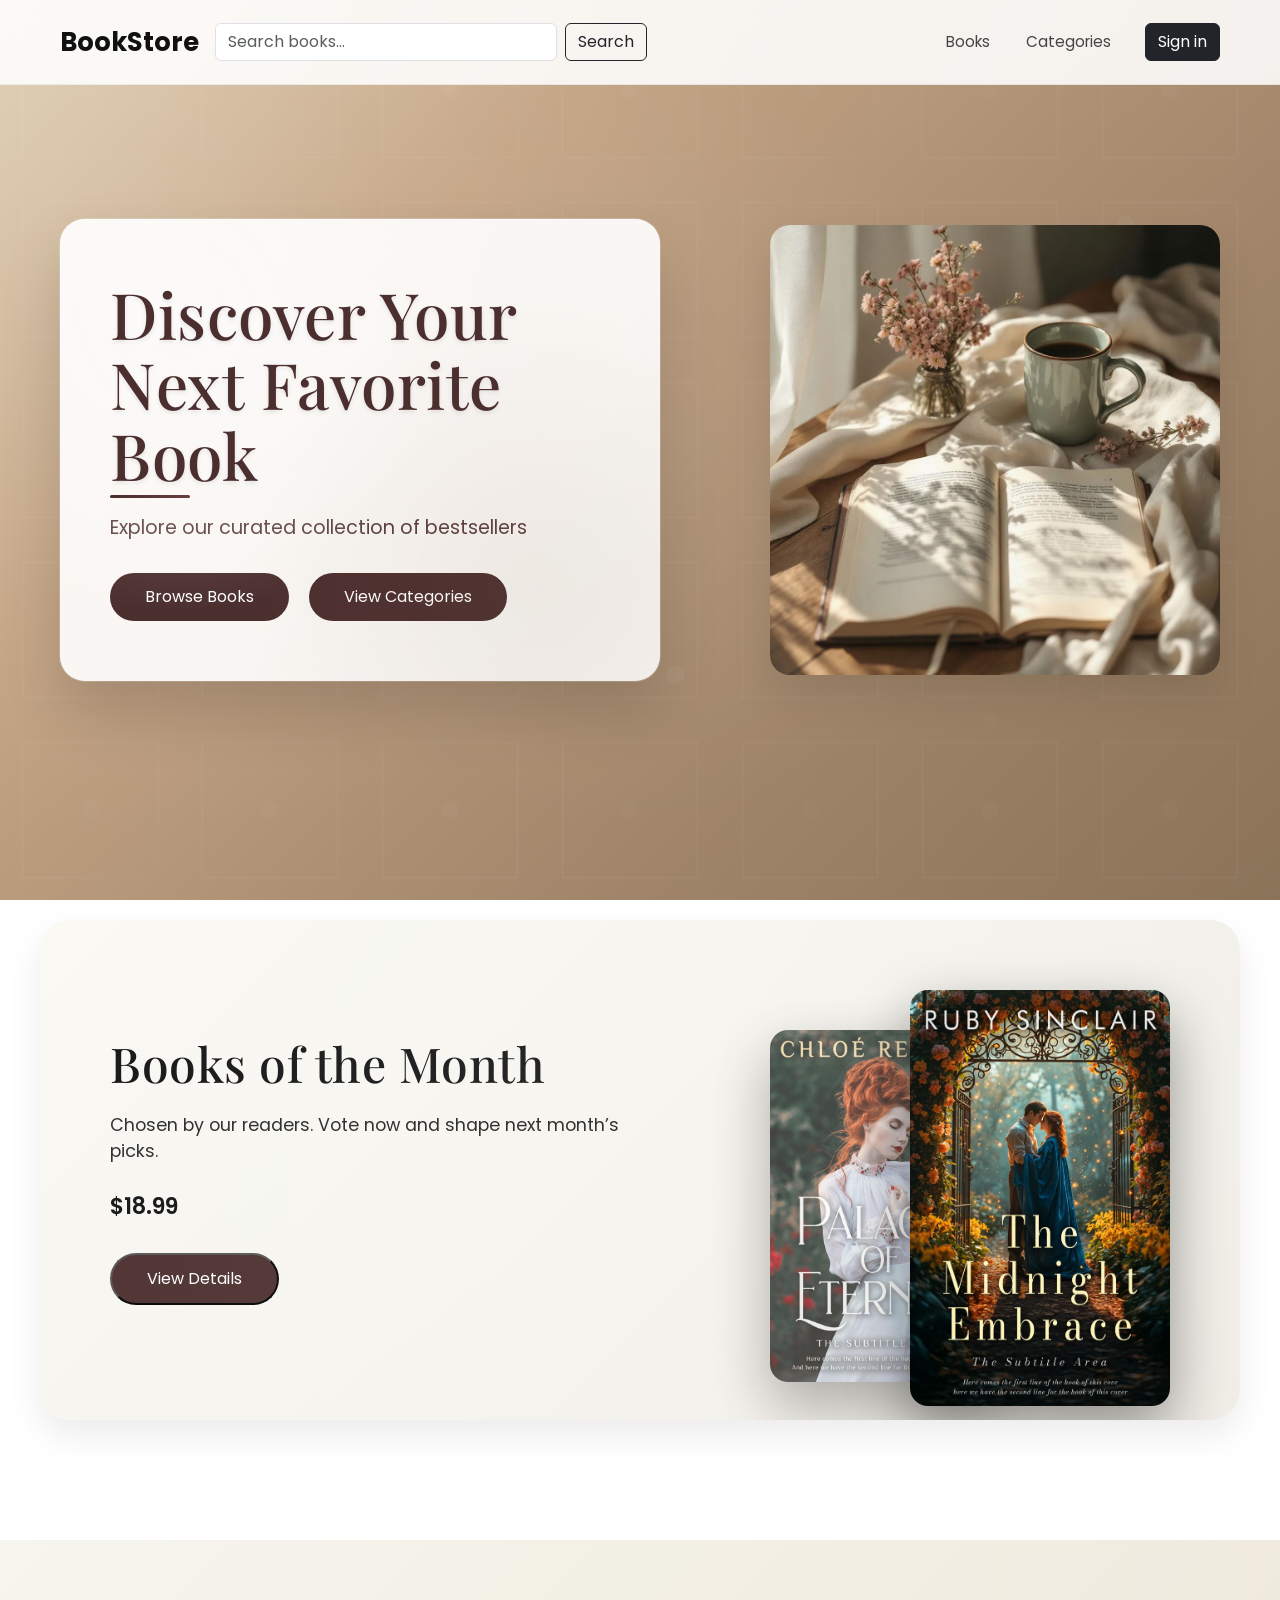
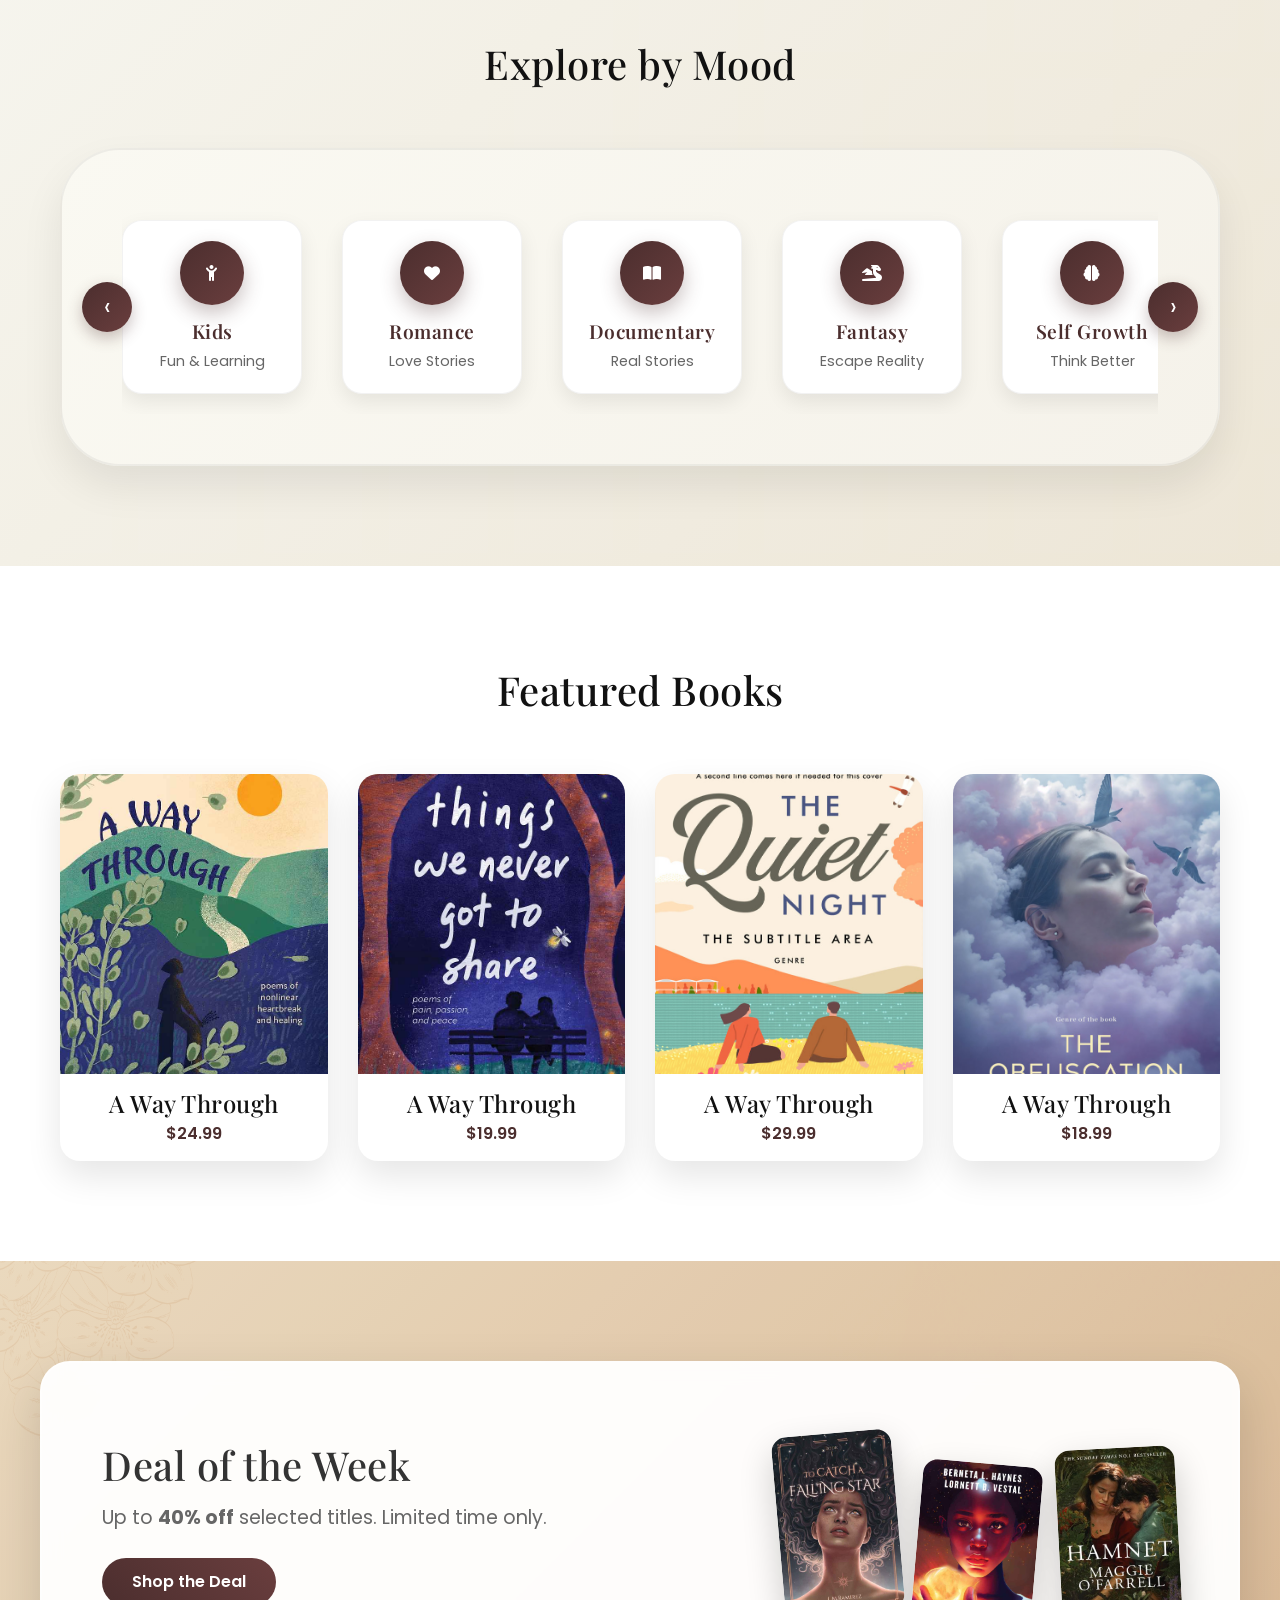
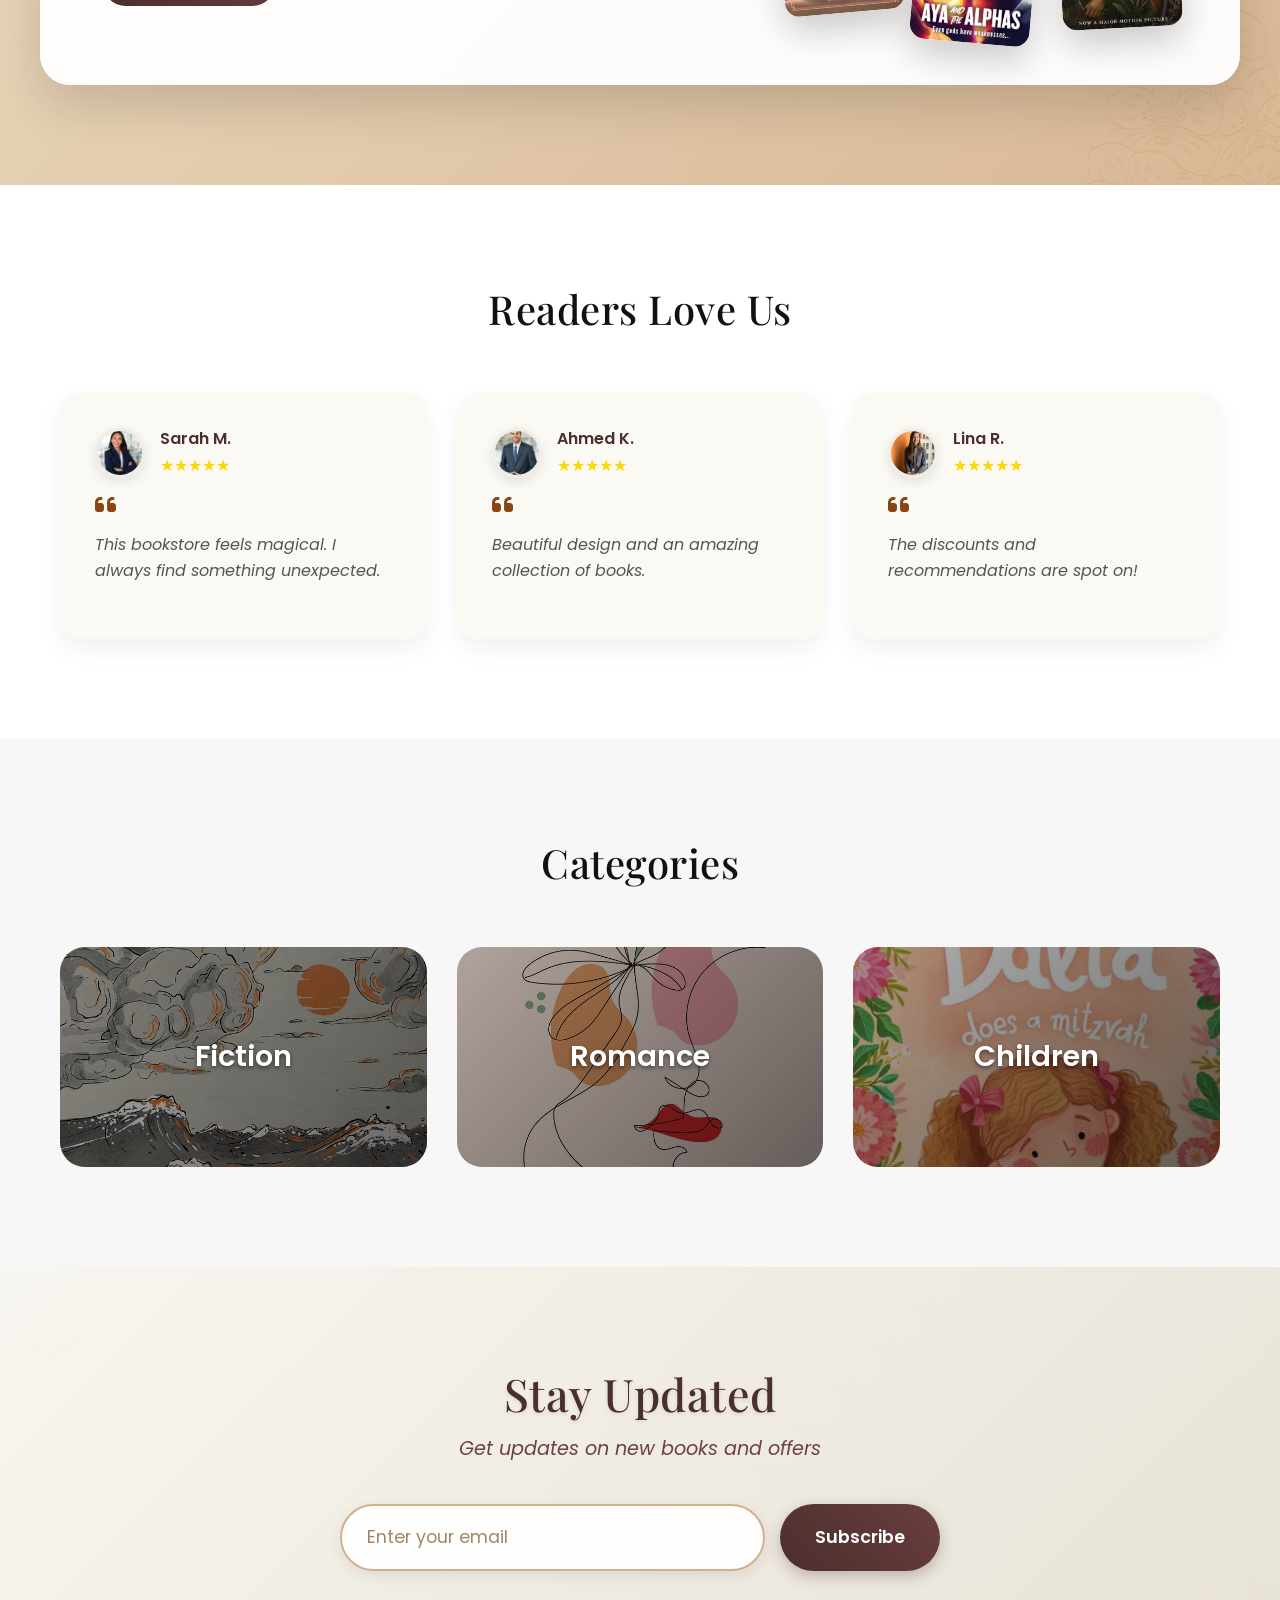
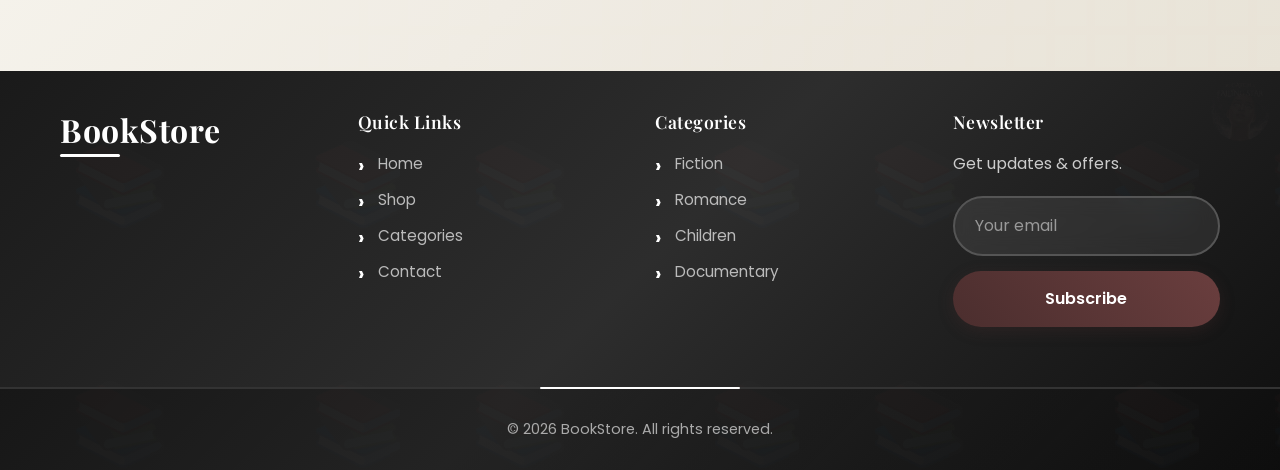
<file: index.html>
<!DOCTYPE html>
<html lang="en">
<head>
  <meta charset="UTF-8" />
  <meta name="viewport" content="width=device-width, initial-scale=1.0" />
  <title>BookStore</title>

  <!-- Bootstrap -->
  <link href="https://cdn.jsdelivr.net/npm/bootstrap@5.3.2/dist/css/bootstrap.min.css" rel="stylesheet" />

  <!-- Google Fonts -->
  <link rel="preconnect" href="https://fonts.googleapis.com">
  <link rel="preconnect" href="https://fonts.gstatic.com" crossorigin>
  <link href="https://fonts.googleapis.com/css2?family=Playfair+Display:wght@500;600;700&family=Poppins:wght@300;400;500&display=swap" rel="stylesheet">

  <!-- Font Awesome -->
  <link rel="stylesheet" href="https://cdnjs.cloudflare.com/ajax/libs/font-awesome/6.5.1/css/all.min.css">

  <!-- Custom CSS -->
  <link rel="stylesheet" href="style.css" />
</head>
<body>

  <!-- NAVBAR -->
  <nav class="navbar navbar-expand-lg fixed-top navbar-custom">
    <div class="container">
      <a class="navbar-brand fw-bold" href="#">BookStore</a>
      <button class="navbar-toggler" data-bs-toggle="collapse" data-bs-target="#nav">
        <span class="navbar-toggler-icon"></span>
      </button>

      <div class="collapse navbar-collapse" id="nav">
        <form class="d-flex me-3">
          <input class="form-control me-2" type="search" placeholder="Search books...">
          <button class="btn btn-outline-dark" type="submit">Search</button>
        </form>

        <ul class="navbar-nav ms-auto align-items-center">
          <li class="nav-item"><a class="nav-link" href="#featured">Books</a></li>
          <li class="nav-item"><a class="nav-link" href="#categories">Categories</a></li>

          <li class="nav-item">
            <a href="register.html" class="btn btn-dark ms-3">Sign in</a>
          </li>
        </ul>
      </div>
    </div>
  </nav>

  <!-- HERO -->
  <header class="hero">
    <div class="container hero-container">
      <div class="hero-content">
        <h1>Discover Your Next Favorite Book</h1>
        <p class="hero-line">
          Explore our curated collection of
          <span class="type-wrapper">
            <span id="type-words"></span>
          </span>
        </p>

        <div class="hero-buttons">
          <a href="#featured" class="btn-dark-custom">Browse Books</a>
          <a href="#categories" class="btn-dark-custom">View Categories</a>
        </div>
      </div>

      <div class="hero-image">
        <div class="hero-image-frame">
          <img src="img/try4.jpg" alt="Bookstore">
        </div>
      </div>
    </div>
  </header>

  <!-- BOOK OF THE MONTH -->
  <div class="book-of-day-card">
    <div class="book-of-day-info">
      <h2>Books of the Month</h2>
      <p class="subtitle">
        Chosen by our readers. Vote now and shape next month’s picks.
      </p>

      <div class="price-tag">$18.99</div>

      <button class="btn-dark-custom">View Details</button>
    </div>

    <div class="book-of-day-covers">
      <img src="img/nbook12.jpg" alt="Main Book" class="main-book">
      <img src="img/nbook11.jpg" alt="Secondary Book" class="side-book">
    </div>
  </div>

  <!-- EXPLORE BY MOOD -->
  <section class="section mood-section">
    <div class="container">
      <h2 class="section-title">Explore by Mood</h2>

      <div class="mood-wrapper">
        <button class="nav-btn left">‹</button>
        <div class="mood-track">
          <div class="mood-card"><div class="icon"><i class="fa-solid fa-child-reaching"></i></div><h4>Kids</h4><p>Fun & Learning</p></div>
          <div class="mood-card"><div class="icon"><i class="fa-solid fa-heart"></i></div><h4>Romance</h4><p>Love Stories</p></div>
          <div class="mood-card"><div class="icon"><i class="fa-solid fa-book-open"></i></div><h4>Documentary</h4><p>Real Stories</p></div>
          <div class="mood-card"><div class="icon"><i class="fa-solid fa-dragon"></i></div><h4>Fantasy</h4><p>Escape Reality</p></div>
          <div class="mood-card"><div class="icon"><i class="fa-solid fa-brain"></i></div><h4>Self Growth</h4><p>Think Better</p></div>
        </div>
        <button class="nav-btn right">›</button>
      </div>
    </div>
  </section>

  <!-- FEATURED BOOKS -->
  <section class="section" id="featured">
    <div class="container">
      <h2 class="section-title">Featured Books</h2>
      <div class="book-grid">
        <div class="book-card" data-mood="fantasy"><img src="img/img2.jpg" alt="Book"><h4>A Way Through</h4><span>$24.99</span></div>
        <div class="book-card" data-mood="romance"><img src="img/img3.jpg" alt="Book"><h4>A Way Through</h4><span>$19.99</span></div>
        <div class="book-card" data-mood="kids"><img src="img/nbook4.jpg" alt="Book"><h4>A Way Through</h4><span>$29.99</span></div>
        <div class="book-card" data-mood="documentary"><img src="img/nbook8.jpg" alt="Book"><h4>A Way Through</h4><span>$18.99</span></div>
      </div>
    </div>
  </section>

  <!-- DEAL OF THE WEEK -->
  <section class="section deal-section">
    <div class="container deal-box">
      <div class="deal-text">
        <h2>Deal of the Week</h2>
        <p>Up to <strong>40% off</strong> selected titles. Limited time only.</p>
        <a href="#" class="btn btn-dark">Shop the Deal</a>
      </div>
      <div class="deal-icon">
        <img src="img/book1.jpg" alt="Book Deal" style="width: 120px; height: 180px; object-fit: cover; border-radius: 15px; box-shadow: 0 15px 35px rgba(0,0,0,0.2);">
        <img src="img/book3.jpg" alt="Book Deal" style="width: 120px; height: 180px; object-fit: cover; border-radius: 15px; box-shadow: 0 15px 35px rgba(0,0,0,0.2); transform: rotate(5deg) translateY(20px);">
        <img src="img/nbook2.jpg" alt="Book Deal" style="width: 120px; height: 180px; object-fit: cover; border-radius: 15px; box-shadow: 0 15px 35px rgba(0,0,0,0.2); transform: rotate(-3deg) translateY(10px);">
      </div>
    </div>
  </section>

  <!-- READERS LOVE US -->
  <section class="section">
    <div class="container">
      <h2 class="section-title">Readers Love Us</h2>
      <div class="review-grid">
        <div class="review-card">
          <div class="review-header">
            <img src="img/read1.avif" alt="Sarah M." class="review-avatar">
            <div>
              <h5>Sarah M.</h5>
              <div class="review-stars">★★★★★</div>
            </div>
          </div>
          <i class="fa-solid fa-quote-left"></i>
          <p>This bookstore feels magical. I always find something unexpected.</p>
        </div>
        <div class="review-card">
          <div class="review-header">
            <img src="img/read2.jpg" alt="Ahmed K." class="review-avatar">
            <div>
              <h5>Ahmed K.</h5>
              <div class="review-stars">★★★★★</div>
            </div>
          </div>
          <i class="fa-solid fa-quote-left"></i>
          <p>Beautiful design and an amazing collection of books.</p>
        </div>
        <div class="review-card">
          <div class="review-header">
            <img src="img/read3.avif" alt="Lina R." class="review-avatar">
            <div>
              <h5>Lina R.</h5>
              <div class="review-stars">★★★★★</div>
            </div>
          </div>
          <i class="fa-solid fa-quote-left"></i>
          <p>The discounts and recommendations are spot on!</p>
        </div>
      </div>
    </div>
  </section>

  <!-- CATEGORIES -->
  <section class="section light" id="categories">
    <div class="container">
      <h2 class="section-title">Categories</h2>
      <div class="category-grid">
        <div class="category-card" style="background-image:url('img/img6.png')"><span>Fiction</span></div>
        <div class="category-card" style="background-image:url('img/img7.jpg')"><span>Romance</span></div>
        <div class="category-card" style="background-image:url('img/img11.jpg')"><span>Children</span></div>
      </div>
    </div>
  </section>

  <!-- NEWSLETTER -->
  <section class="section newsletter-section">
    <div class="container text-center">
      <h3>Stay Updated</h3>
      <p>Get updates on new books and offers</p>
      <form class="newsletter">
        <input type="email" placeholder="Enter your email">
        <button class="btn btn-dark">Subscribe</button>
      </form>
    </div>
  </section>

  <!-- FOOTER -->
  <footer class="footer">
    <div class="container footer-grid">
      <div class="footer-col"><h3>BookStore</h3></div>
      <div class="footer-col"><h4>Quick Links</h4><ul><li><a href="#">Home</a></li><li><a href="#">Shop</a></li><li><a href="#">Categories</a></li><li><a href="#">Contact</a></li></ul></div>
      <div class="footer-col"><h4>Categories</h4><ul><li><a href="#">Fiction</a></li><li><a href="#">Romance</a></li><li><a href="#">Children</a></li><li><a href="#">Documentary</a></li></ul></div>
      <div class="footer-col"><h4>Newsletter</h4><p>Get updates & offers.</p><form class="footer-newsletter"><input type="email" placeholder="Your email"><button>Subscribe</button></form></div>
    </div>
    <div class="footer-bottom">© 2026 BookStore. All rights reserved.</div>
  </footer>

  <!-- Bootstrap & Scripts -->
  <script src="https://cdn.jsdelivr.net/npm/bootstrap@5.3.2/dist/js/bootstrap.bundle.min.js"></script>
  <script src="main.js"></script>
  <script>
    document.addEventListener("DOMContentLoaded", () => {
      const words = ["bestsellers", "classics", "hidden gems"];
      const el = document.getElementById("type-words");
      let wordIndex = 0, charIndex = 0, isDeleting = false;
      function loop() {
        const current = words[wordIndex];
        if (!isDeleting) {
          el.textContent = current.substring(0, charIndex + 1);
          charIndex++;
          if (charIndex === current.length) setTimeout(()=>isDeleting=true,1200);
        } else {
          el.textContent = current.substring(0,charIndex-1);
          charIndex--;
          if (charIndex===0){isDeleting=false;wordIndex=(wordIndex+1)%words.length;}
        }
        setTimeout(loop,isDeleting?50:80);
      }
      loop();
    });
  </script>
</body>
</html>
</file>
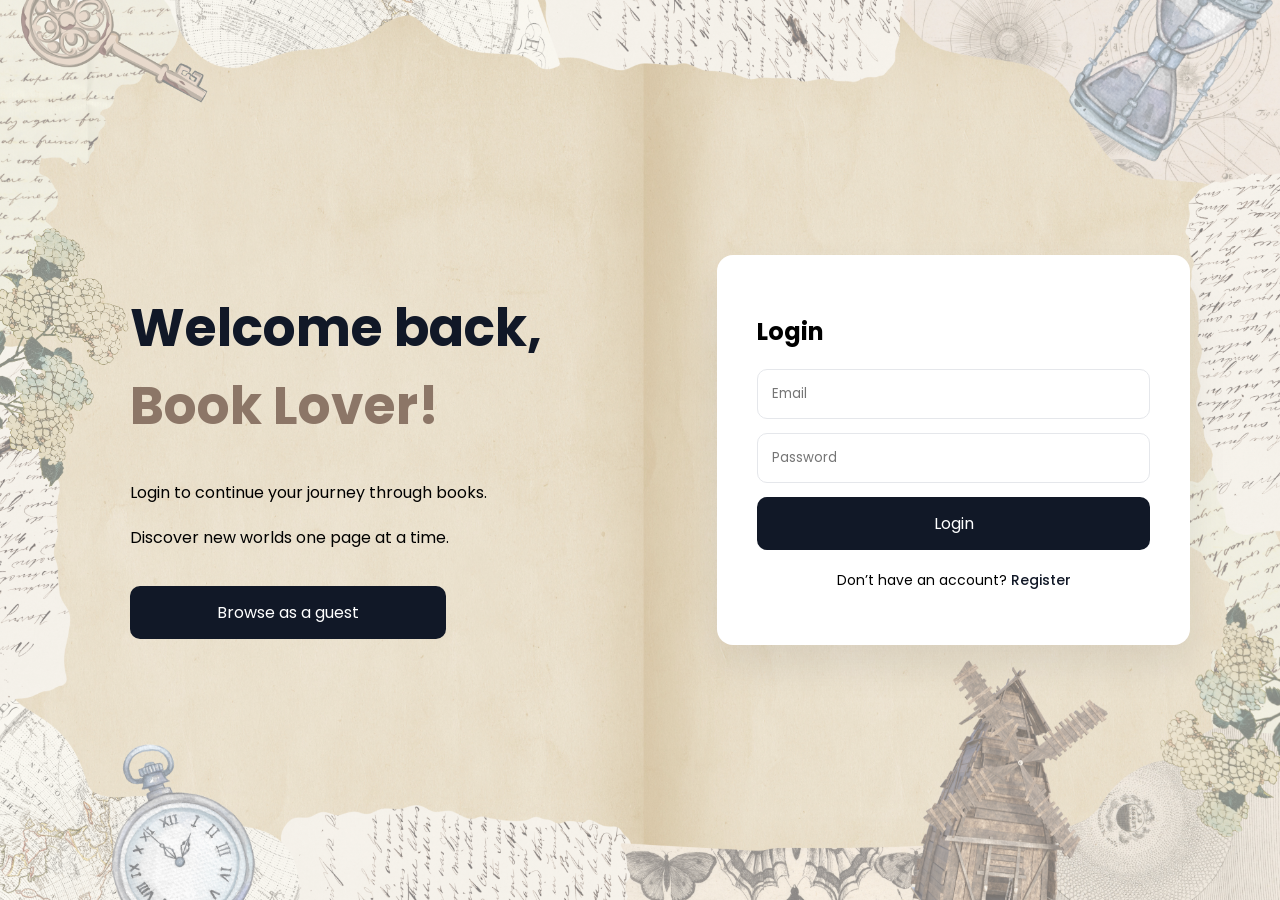
<file: login.html>
<!DOCTYPE html>
<html lang="en">
<head>
  <meta charset="UTF-8">
  <title>BookStore | Login</title>
  <link rel="stylesheet" href="signin.css">
</head>
<body>
<div class="auth-container">

<div class="auth-left">
  <h1>Welcome back, <span>Book Lover!</span></h1>
  <p>Login to continue your journey through books.</p>
  <p class="tagline">Discover new worlds one page at a time.</p>
  <button class="explore-btn">Browse as a guest</button>
</div>

  <div class="auth-card">
    <h2>Login</h2>

<input type="email" id="email" placeholder="Email">
<input type="password" id="password" placeholder="Password">


    <button onclick="loginUser()">Login</button>
    <p class="switch">
      Don’t have an account?
      <a href="register.html">Register</a> 
    </p>
  </div>

</div>


<script>
async function loginUser() {
    const email = document.getElementById('email').value;
    const password = document.getElementById('password').value;

    try {
        const response = await fetch('http://127.0.0.1:8000/api/login', {
            method: 'POST',
            headers: {
                'Content-Type': 'application/json',
                'Accept': 'application/json'
            },
            body: JSON.stringify({ email, password })
        });

        const data = await response.json();

        if (response.ok) {
            localStorage.setItem('auth_token', data.access_token);
            localStorage.setItem('user_role', data.user.role);

            if (data.user.role === 'admin') {
                window.location.href = 'dashboard.html';
            } else {
                window.location.href = 'shop.html';
            }
        } else {
            alert(data.message || 'Login failed');
        }
    } catch (error) {
        console.error(error);
        alert('Something went wrong.');
    }
}
</script>

</body>
</html>
</file>
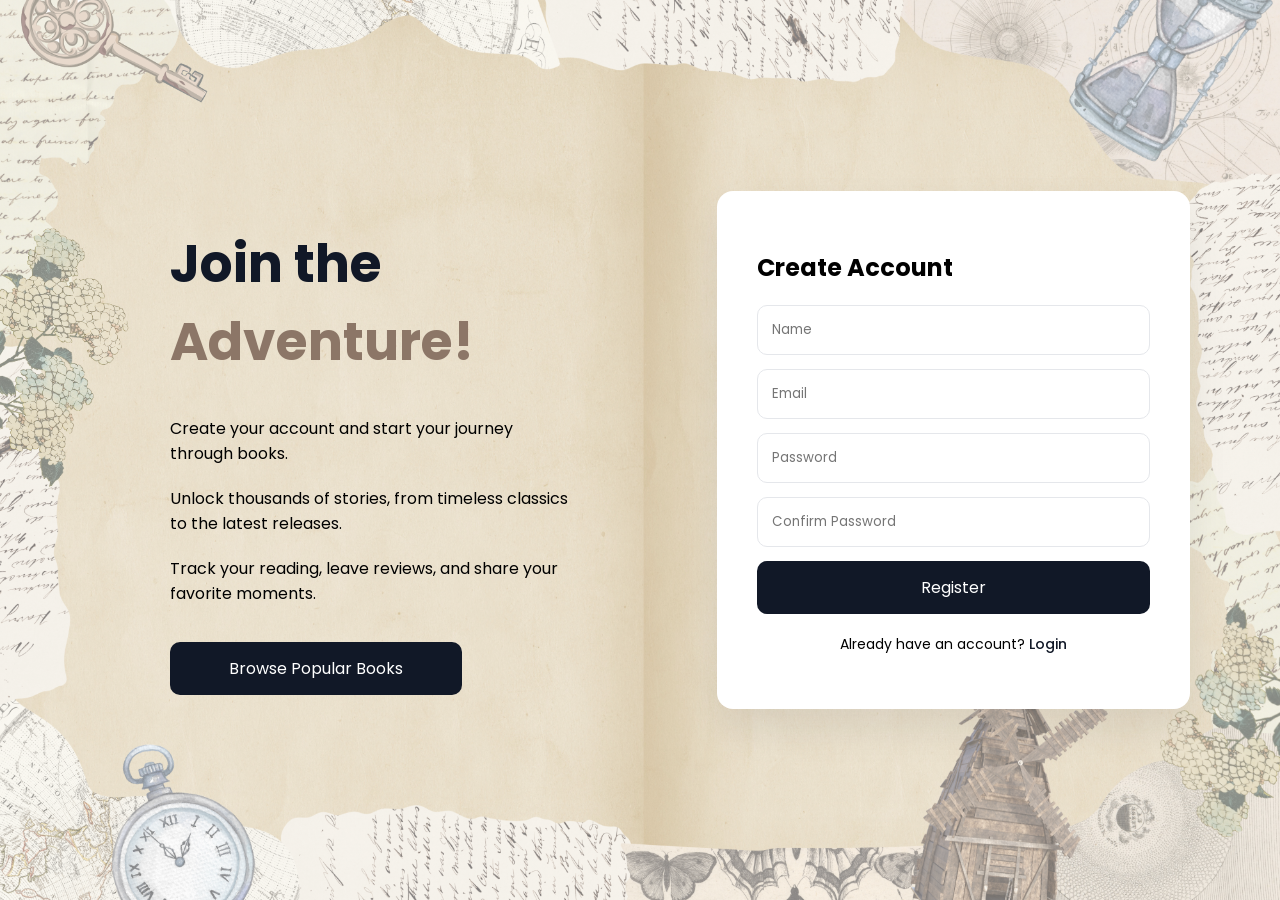
<file: register.html>
<!DOCTYPE html>
<html lang="en">
<head>
  <meta charset="UTF-8">
  <title>BookStore | Register</title>
  <link rel="stylesheet" href="signin.css">
</head>
<body>

<div class="auth-container">

<div class="auth-left">
<div class="auth-left">
  <h1>Join the <span>Adventure!</span></h1>
  <p>Create your account and start your journey through books.</p>

  <p class="tagline">Unlock thousands of stories, from timeless classics to the latest releases.</p>
  <p class="tagline">Track your reading, leave reviews, and share your favorite moments.</p>

  <div class="action-buttons">
    <button class="explore-btn">Browse Popular Books</button>
  </div>
</div>

</div>

  <div class="auth-card">
    <h2>Create Account</h2>

<input type="text" id="name" placeholder="Name">
<input type="email" id="email" placeholder="Email">
<input type="password" id="password" placeholder="Password">
<input type="password" id="password_confirmation" placeholder="Confirm Password">
<button onclick="registerUser()">Register</button>

    <p class="switch">
      Already have an account?
      <a href="login.html">Login</a>
    </p>
  </div>
<script>
async function registerUser() {
    const name = document.getElementById('name').value;
    const email = document.getElementById('email').value;
    const password = document.getElementById('password').value;
    const password_confirmation = document.getElementById('password_confirmation').value;

    try {
        const response = await fetch('http://127.0.0.1:8000/api/register', {
            method: 'POST',
            headers: {
                'Content-Type': 'application/json',
                'Accept': 'application/json'
            },
            body: JSON.stringify({ name, email, password, password_confirmation })
        });

        const data = await response.json();

        if (response.ok) {
            window.location.href = 'shop.html';
        } else {
            if (data.errors) {
                let messages = [];
                for (const key in data.errors) {
                    messages.push(data.errors[key].join(' '));
                }
                alert(messages.join('\n'));
            } else {
                alert(data.message || 'Registration failed');
            }
        }
    } catch (error) {
        console.error(error);
        alert('Something went wrong . Please try again later.');
    }
}
</script>

</div>

</body>
</html>
</file>
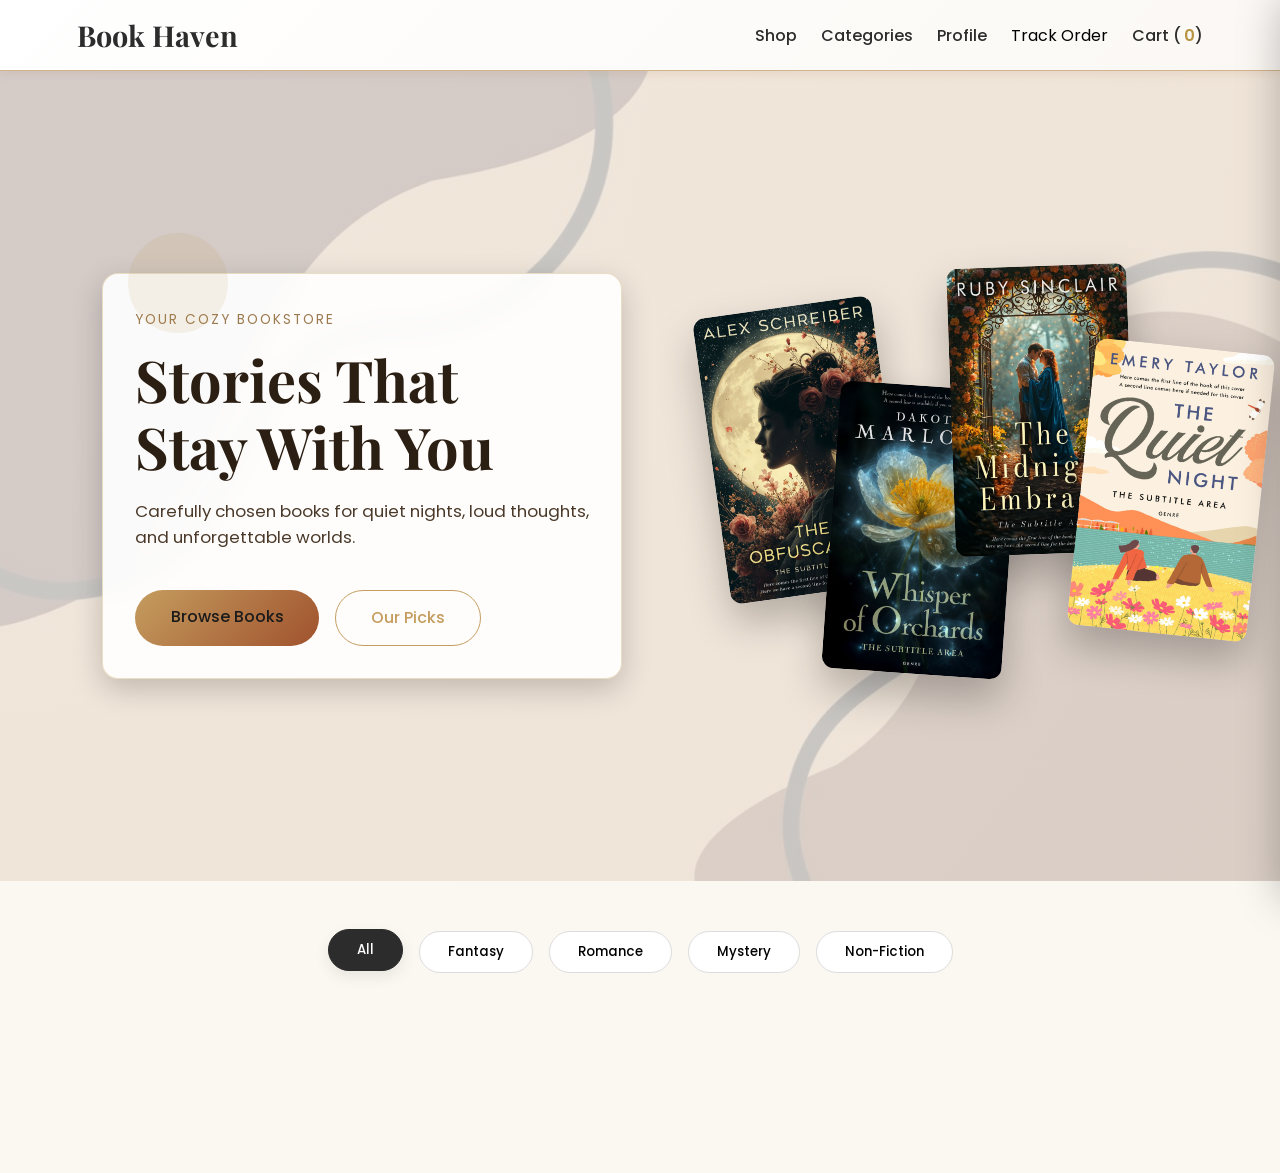
<file: shop.html>
<!DOCTYPE html>
<html lang="en">
<head>
  <meta charset="UTF-8" />
  <title>Shop | Book Haven</title>

  <link rel="stylesheet" href="shop.css">
  <link href="https://fonts.googleapis.com/css2?family=Playfair+Display:wght@500;600;700&family=Poppins:wght@300;400;500&display=swap" rel="stylesheet">
  <link rel="stylesheet" href="https://cdnjs.cloudflare.com/ajax/libs/font-awesome/6.5.1/css/all.min.css">
</head>
<body>

<!-- NAVBAR -->
<header class="navbar">
  <div class="logo">Book Haven</div>
  <nav>
    <ul>
      <li><a href="#shop">Shop</a></li>
      <li><a href="#categories">Categories</a></li>
      <li><a href="profile.html">Profile</a></li>
      <li><button onclick="openOrders()" class="nav-link">Track Order</button></li>
      <li><a onclick="toggleCart()" class="cart-link">Cart (<span id="cart-count">0</span>)</a></li>
    </ul>
  </nav>
</header>

<!-- Hero -->
<section class="hero">
  <div class="hero-content">
    <span class="hero-tag">Your Cozy Bookstore</span>
    <h1>
      Stories That <br>
      Stay With You
    </h1>
    <p>
      Carefully chosen books for quiet nights, loud thoughts,
      and unforgettable worlds.
    </p>

    <div class="hero-actions">
      <a href="#shop" class="btn primary">Browse Books</a>
      <a href="#featured" class="btn secondary">Our Picks</a>
    </div>
  </div>

  <div class="hero-books">
    <img src="/img/nbook7.jpg" alt="Book 1" class="book book-1">
    <img src="/img/nbook9.jpg" alt="Book 2" class="book book-2">
    <img src="/img/nbook12.jpg" alt="Book 3" class="book book-3">
    <img src="/img/nbook4.jpg" alt="Book 4" class="book book-4">
  </div>
</section>



<!-- CATEGORIES -->
<section class="categories" id="categories">
  <button onclick="filterBooks('all')" class="active">All</button>
  <button onclick="filterBooks('fantasy')">Fantasy</button>
  <button onclick="filterBooks('romance')">Romance</button>
  <button onclick="filterBooks('mystery')">Mystery</button>
  <button onclick="filterBooks('non-fiction')">Non-Fiction</button>
</section>

<!-- SHOP -->
<section class="shop" id="shop"></section>

<!-- CART DRAWER -->
<div class="cart-drawer" id="cart">
  <div class="cart-header">
    <h3>Your Cart</h3>
    <span class="close-cart" onclick="toggleCart()">✕</span>
  </div>

  <div id="cart-items"></div>
  <p class="cart-total">Total: $<span id="cart-total">0</span></p>
  <button class="btn-dark">Checkout</button>
</div>

<script src="shop.js"></script>
<div class="order-modal" id="orderModal">
  <div class="order-modal-content">
    <div class="order-modal-header">
      <h3>Your Orders</h3>
      <span onclick="closeOrders()">✕</span>
    </div>

    <div id="ordersContainer">
      <p>Loading your orders...</p>
    </div>
  </div>
</div>
</body>
</html>
</file>
<file: style.css>
/* 
   RESET & BASE
 */
* {
  margin: 0;
  padding: 0;
  box-sizing: border-box;
}

html, body {
  overflow-x: hidden;
}

body {
  font-family: 'Poppins', sans-serif;
  color: #111;
}

h1, h2, h3, h4 {
  font-family: 'Playfair Display', serif;
  letter-spacing: 0.5px;
}

.container {
  max-width: 1200px;
  margin: auto;
  padding: 0 20px;
}

/* 
   NAVBAR
 */
.navbar-custom {
  background: rgba(255,255,255,0.88);
  backdrop-filter: blur(12px);
  border-bottom: 1px solid rgba(0,0,0,0.06);
  padding: 18px 0;
}

.navbar-custom .navbar-brand {
  font-size: 1.6rem;
  font-weight: 700;
  color: #111;
}

.navbar-custom .nav-link {
  font-size: 0.95rem;
  color: #444;
  margin: 0 10px;
  position: relative;
}

.navbar-custom .nav-link::after {
  content: '';
  position: absolute;
  bottom: -6px;
  left: 0;
  width: 100%;
  height: 1px;
  background: #111;
  transform: scaleX(0);
  transition: 0.3s ease;
}

.navbar-custom .nav-link:hover::after {
  transform: scaleX(1);
}

/* 
   SECTIONS
*/
.section {
  padding: 90px 0;
}

.section.light {
  background: #f7f7f7;
}

.section-title {
  text-align: center;
  font-size: 2.3rem;
  margin-bottom: 50px;
}

/* 
   HERO
*/
.hero {
  min-height: 100vh;
  display: flex;
  align-items: center;
  justify-content: center;
  position: relative;
  padding: 120px 0;
  background:
    linear-gradient(135deg, #dfcfb3 0%, #c4a484 30%, #a0856a 70%, #8b7359 100%),
    radial-gradient(circle at 20% 30%, rgba(255, 248, 220, 0.3) 0%, transparent 50%),
    radial-gradient(circle at 80% 70%, rgba(139, 115, 85, 0.2) 0%, transparent 50%);
  overflow: hidden;
}

.hero::before {
  content: '';
  position: absolute;
  top: 0;
  left: 0;
  right: 0;
  bottom: 0;
  background:
    url('data:image/svg+xml,<svg xmlns="http://www.w3.org/2000/svg" viewBox="0 0 100 100"><defs><pattern id="grain" width="100" height="100" patternUnits="userSpaceOnUse"><circle cx="25" cy="25" r="1" fill="%23ffffff" opacity="0.04"/><circle cx="75" cy="75" r="1" fill="%23ffffff" opacity="0.04"/><circle cx="50" cy="10" r="0.5" fill="%23ffffff" opacity="0.03"/><circle cx="10" cy="80" r="0.8" fill="%23ffffff" opacity="0.02"/></pattern></defs><rect width="100" height="100" fill="url(%23grain)"/></svg>'),
    url('data:image/svg+xml,<svg xmlns="http://www.w3.org/2000/svg" viewBox="0 0 200 200"><defs><pattern id="geometric" width="40" height="40" patternUnits="userSpaceOnUse"><rect x="5" y="5" width="30" height="30" fill="none" stroke="%23ffffff" stroke-width="0.5" opacity="0.03"/><circle cx="20" cy="20" r="2" fill="%23ffffff" opacity="0.02"/></pattern></defs><rect width="200" height="200" fill="url(%23geometric)"/></svg>');
  pointer-events: none;
  animation: subtle-move 20s ease-in-out infinite;
}

.hero::after {
  content: '';
  position: absolute;
  top: 0;
  left: 0;
  right: 0;
  bottom: 0;
  background:
    radial-gradient(circle at 10% 20%, rgba(255,255,255,0.1) 0%, transparent 50%),
    radial-gradient(circle at 90% 80%, rgba(139,115,85,0.08) 0%, transparent 50%),
    radial-gradient(circle at 50% 50%, rgba(255,255,255,0.05) 0%, transparent 50%);
  pointer-events: none;
  animation: float-particles 25s ease-in-out infinite;
}

@keyframes float-particles {
  0%, 100% {
    transform: translate(0, 0) scale(1);
    opacity: 0.3;
  }
  25% {
    transform: translate(10px, -10px) scale(1.05);
    opacity: 0.4;
  }
  50% {
    transform: translate(-5px, 5px) scale(0.95);
    opacity: 0.2;
  }
  75% {
    transform: translate(5px, -5px) scale(1.02);
    opacity: 0.35;
  }
}

@keyframes subtle-move {
  0%, 100% { transform: translate(0, 0) rotate(0deg); }
  25% { transform: translate(5px, -5px) rotate(0.5deg); }
  50% { transform: translate(-3px, 3px) rotate(-0.3deg); }
  75% { transform: translate(2px, -2px) rotate(0.2deg); }
}


@keyframes float {
  0%, 100% { transform: translateY(0px) rotate(0deg); }
  50% { transform: translateY(-20px) rotate(5deg); }
}

.hero .container {
  display: flex;
  align-items: center;
  justify-content: space-between;
  max-width: 1200px;
  width: 100%;
  gap: 60px;
  position: relative;
}

.hero-content {
  flex: 1;
  z-index: 2;
  background: rgba(255,255,255,0.9);
  backdrop-filter: blur(20px);
  padding: 60px 50px;
  border-radius: 25px;
  box-shadow:
    0 30px 60px rgba(0,0,0,0.15),
    0 0 0 1px rgba(255,255,255,0.2),
    inset 0 1px 0 rgba(255,255,255,0.6);
  position: relative;
  overflow: hidden;
}

.hero-content::before {
  content: '';
  position: absolute;
  top: 0;
  left: 0;
  right: 0;
  bottom: 0;
  background:
    radial-gradient(circle at 20% 20%, rgba(255,255,255,0.4) 0%, transparent 50%),
    radial-gradient(circle at 80% 80%, rgba(139,115,85,0.1) 0%, transparent 50%);
  pointer-events: none;
}

.hero-content h1 {
  font-size: clamp(2.8rem, 5vw, 4rem);
  line-height: 1.1;
  margin-bottom: 24px;
  color: #4b2e2e;
  text-shadow: 0 2px 4px rgba(0,0,0,0.1);
  position: relative;
}

.hero-content h1::after {
  content: '';
  position: absolute;
  bottom: -8px;
  left: 0;
  width: 80px;
  height: 3px;
  background: linear-gradient(90deg, #4b2e2e, #6a3e3e);
  border-radius: 2px;
}

.hero-line {
  font-size: 1.2rem;
  color: #5a3e3e;
  margin-bottom: 30px;
}

.hero-buttons {
  display: flex;
  gap: 20px;
}

.btn-dark-custom {
  padding: 12px 35px;
  border-radius: 999px;
  background: #4b2e2e;
  color: #fff;
  text-decoration: none;
  transition: 0.3s;
  cursor: pointer;
}

.btn-dark-custom:hover {
  background: #6a3e3e;
  transform: translateY(-2px);
}

/* IMAGE */
.hero-image {
  flex: 1;
  display: flex;
  justify-content: flex-end;
  align-items: center;
}

.hero-image-frame {
  width: 90%;
  height: 30%;
  max-width: 500px;
  border-radius: 20px;
  overflow: hidden;
  box-shadow: 0 20px 40px rgba(0,0,0,0.1);
}

.hero-image-frame img {
  width: 100%;
  display: block;
  height: auto;
  object-fit: cover;
  transition: transform 0.5s ease;
}

.hero-image-frame img:hover {
  transform: scale(1.05);
}

/* 
   BOOK OF THE MONTH
*/
.book-of-day-card {
  max-width: 1200px;
  margin: 20px auto 120px;
  padding: 70px;
  display: grid;
  grid-template-columns: 1.2fr 1fr;
  gap: 60px;
  align-items: center;
  background: linear-gradient(135deg, #faf9f4 0%, #f0ede6 100%);
  border-radius: 30px;
  box-shadow: 0 15px 35px rgba(0,0,0,0.08);
  position: relative;
  overflow: hidden;
  transition: transform 0.3s ease, box-shadow 0.3s ease;
}

.book-of-day-card:hover {
  transform: translateY(-5px);
  box-shadow: 0 25px 50px rgba(0,0,0,0.12);
}

.book-of-day-card::before {
  content: '';
  position: absolute;
  top: -50%;
  right: -50%;
  width: 200%;
  height: 200%;
  background: radial-gradient(circle, rgba(255,255,255,0.1) 0%, transparent 70%);
  pointer-events: none;
}

.book-of-day-card::after {
  content: '';
  position: absolute;
  top: 20px;
  left: 20px;
  width: 100px;
  height: 100px;
 
  border-radius: 50%;
  opacity: 0.05;
  animation: float 8s ease-in-out infinite;
}

.book-of-day-info h2 {
  font-size: 3rem;
  margin-bottom: 20px;
}

.book-of-day-info .subtitle {
  font-size: 1.1rem;
  opacity: 0.85;
  margin-bottom: 25px;
}

.price-tag {
  font-size: 1.4rem;
  font-weight: 600;
  margin-bottom: 30px;
}

.book-of-day-covers {
  position: relative;
  height: 360px;
}

.book-of-day-covers img {
  position: absolute;
  border-radius: 16px;
  box-shadow: 0 25px 60px rgba(0,0,0,0.4);
    border-radius: 18px;
  transition: transform 0.4s ease, opacity 0.4s ease;
}

.main-book {
  width: 260px;
  right: 0;
  top: 0;
  z-index: 2;
}

.side-book {
  width: 220px;
  right: 180px;
  top: 40px;
  opacity: 0.75;
}
.book-of-day-card:hover .main-book {
  transform: scale(1.05);
}

.book-of-day-card:hover .side-book {
  transform: scale(0.95);
  opacity: 0.5;
}

/* 
   FEATURED & MORE TO LOVE
 */
.book-grid {
  display: grid;
  grid-template-columns: repeat(auto-fit, minmax(220px,1fr));
  gap: 30px;
}

.book-card {
  background: white;
  border-radius: 16px;
  overflow: hidden;
  box-shadow: 0 10px 30px rgba(0,0,0,0.08);
  transition: transform 0.3s ease;
  text-align: center;
}

.book-card:hover {
  transform: translateY(-10px);
}

.book-card img {
  width: 100%;
  height: 300px;
  object-fit: cover;
}

.book-card h4 {
  margin: 15px 0 5px;
}

.book-card span {
  color: #777;
  display: block;
  margin-bottom: 15px;
}

/* 
   EXPLORE BY MOOD
*/
.mood-section {
  background: linear-gradient(135deg, #f6f5ee 0%, #ede6d6 100%);
  position: relative;
  overflow: hidden;
}

.mood-section::before {
  content: '';
  position: absolute;
  top: 0;
  left: 0;
  right: 0;
  bottom: 0;
  background: url('data:image/svg+xml,<svg xmlns="http://www.w3.org/2000/svg" viewBox="0 0 100 100"><defs><pattern id="books" width="20" height="20" patternUnits="userSpaceOnUse"><rect width="20" height="20" fill="none"/><rect x="2" y="2" width="16" height="16" fill="%23ffffff" opacity="0.02"/></pattern></defs><rect width="100" height="100" fill="url(%23books)"/></svg>');
  pointer-events: none;
}

.mood-wrapper {
  position: relative;
  background: linear-gradient(135deg, #faf9f2 0%, #f5f2ea 100%);
  border-radius: 60px;
  padding: 50px 60px;
  border: 2px solid rgba(0,0,0,0.05);
  box-shadow: 0 20px 40px rgba(0,0,0,0.08);
  backdrop-filter: blur(10px);
}

.mood-track {
  display: flex;
  gap: 40px;
  overflow-x: auto;
  scroll-behavior: smooth;
  padding: 20px 0;
}

.mood-track::-webkit-scrollbar {
  display: none;
}

.mood-card {
  min-width: 180px;
  text-align: center;
  cursor: pointer;
  transition: all 0.4s ease;
  padding: 25px 15px;
  border-radius: 25px;
  background: rgba(255,255,255,0.8);
  backdrop-filter: blur(10px);
  border: 1px solid rgba(0,0,0,0.05);
  position: relative;
  overflow: hidden;
}

.mood-card::before {
  content: '';
  position: absolute;
  top: 0;
  left: -100%;
  width: 100%;
  height: 100%;
  background: linear-gradient(90deg, transparent, rgba(255,255,255,0.4), transparent);
  transition: left 0.5s;
}

.mood-card:hover::before {
  left: 100%;
}

.mood-card:hover {
  transform: translateY(-12px) scale(1.05);
  box-shadow: 0 20px 40px rgba(0,0,0,0.15);
  background: rgba(255,255,255,0.95);
}

.mood-card .icon {
  width: 64px;
  height: 64px;
  background: linear-gradient(135deg, #4b2e2e 0%, #6a3e3e 100%);
  color: white;
  border-radius: 50%;
  display: flex;
  align-items: center;
  justify-content: center;
  margin: 0 auto 15px;
  transition: all 0.3s ease;
  box-shadow: 0 8px 20px rgba(75, 46, 46, 0.3);
}

.mood-card:hover .icon {
  transform: scale(1.1);
  box-shadow: 0 12px 30px rgba(75, 46, 46, 0.4);
}

.mood-card h4 {
  font-size: 1.2rem;
  font-weight: 600;
  margin-bottom: 8px;
  color: #4b2e2e;
}

.mood-card p {
  font-size: 0.9rem;
  color: #666;
  margin: 0;
}

.nav-btn {
  position: absolute;
  top: 50%;
  transform: translateY(-50%);
  background: linear-gradient(135deg, #4b2e2e 0%, #6a3e3e 100%);
  border: none;
  width: 50px;
  height: 50px;
  border-radius: 50%;
  font-size: 1.5rem;
  color: white;
  box-shadow: 0 6px 15px rgba(75, 46, 46, 0.3);
  transition: all 0.3s ease;
  cursor: pointer;
  z-index: 10;
}

.nav-btn:hover {
  transform: translateY(-50%) scale(1.1);
  box-shadow: 0 8px 20px rgba(75, 46, 46, 0.4);
  background: linear-gradient(135deg, #6a3e3e 0%, #8a4e4e 100%);
}

.nav-btn.left { left: 20px; }
.nav-btn.right { right: 20px; }

/* 
   DEAL OF THE WEEK
*/
.deal-section {
  background: linear-gradient(135deg, #e8d5b7, #d4b08a);
  position: relative;
  overflow: hidden;
}

.deal-section::before {
  content: '';
  position: absolute;
  top: 0;
  left: 0;
  right: 0;
  bottom: 0;
  background: url('img/floral-bg.png') center/cover no-repeat;
  opacity: 0.1;
}

.deal-box {
  display: flex;
  justify-content: space-between;
  align-items: center;
  padding: 60px;
  border-radius: 30px;
  background: rgba(255, 255, 255, 0.95);
  backdrop-filter: blur(10px);
  box-shadow: 0 20px 50px rgba(0,0,0,0.15);
  border: 2px solid rgba(255, 255, 255, 0.3);
  position: relative;
  z-index: 1;
  transition: transform 0.3s ease, box-shadow 0.3s ease;
}

.deal-box:hover {
  transform: translateY(-10px);
  box-shadow: 0 30px 70px rgba(0,0,0,0.2);
}

.deal-text h2 {
  font-size: 2.5rem;
  margin-bottom: 15px;
  color: #333;
}

.deal-text p {
  font-size: 1.2rem;
  margin-bottom: 25px;
  color: #666;
}

.deal-text .btn {
  background: linear-gradient(45deg, #4b2e2e, #6a3e3e);
  border: none;
  padding: 12px 30px;
  border-radius: 25px;
  font-weight: 600;
  transition: all 0.3s ease;
}

.deal-text .btn:hover {
  transform: scale(1.05);
  box-shadow: 0 10px 25px rgba(75, 46, 46, 0.3);
}

.deal-icon {
  position: relative;
  display: flex;
  gap: 20px;
  align-items: center;
}

.deal-icon img {
  width: 120px;
  height: 180px;
  object-fit: cover;
  border-radius: 15px;
  box-shadow: 0 15px 35px rgba(0,0,0,0.2);
  transition: transform 0.3s ease;
}

.deal-icon img:nth-child(1) {
  transform: rotate(-5deg);
}

.deal-icon img:nth-child(2) {
  transform: rotate(5deg);
  margin-top: 20px;
}

.deal-icon img:nth-child(3) {
  transform: rotate(-3deg);
  margin-top: 10px;
}

.deal-icon img:hover {
  transform: scale(1.05) rotate(0deg);
}

@keyframes pulse {
  0%, 100% { transform: scale(1); }
  50% { transform: scale(1.1); }
}

/*
   REVIEWS
*/
.review-grid {
  display: grid;
  grid-template-columns: repeat(auto-fit, minmax(260px,1fr));
  gap: 30px;
}

.review-card {
  background: #faf9f4;
  padding: 35px;
  border-radius: 20px;
  box-shadow: 0 10px 25px rgba(0,0,0,0.06);
  transition: transform 0.3s ease, box-shadow 0.3s ease;
  position: relative;
}

.review-card:hover {
  transform: translateY(-5px);
  box-shadow: 0 15px 35px rgba(0,0,0,0.1);
}

.review-card i {
  color: #8b4513;
  font-size: 1.5rem;
  margin-bottom: 15px;
  display: block;
}

.review-card p {
  font-style: italic;
  font-size: 1rem;
  line-height: 1.6;
  color: #555;
  margin-bottom: 20px;
}

.review-card h5 {
  font-weight: 600;
  color: #4b2e2e;
  font-size: 1rem;
  margin: 0;
}

.review-header {
  display: flex;
  align-items: center;
  gap: 15px;
  margin-bottom: 15px;
}

.review-avatar {
  width: 50px;
  height: 50px;
  border-radius: 50%;
  object-fit: cover;
  border: 3px solid #f0ede6;
  box-shadow: 0 4px 12px rgba(0,0,0,0.1);
}

.review-stars {
  color: #ffd700;
  font-size: 1rem;
  margin-top: 5px;
}

/* 
   CATEGORIES
*/
.category-grid {
  display: grid;
  grid-template-columns: repeat(auto-fit, minmax(280px,1fr));
  gap: 30px;
}

.category-card {
  height: 220px;
  border-radius: 25px;
  background-size: cover;
  background-position: center;
  position: relative;
  display: flex;
  align-items: center;
  justify-content: center;
  color: white;
  font-size: 1.8rem;
  font-weight: 600;
  transition: all 0.4s ease;
  overflow: hidden;
  cursor: pointer;
}

.category-card::before {
  content: '';
  position: absolute;
  top: 0;
  left: 0;
  right: 0;
  bottom: 0;
  background: linear-gradient(135deg, rgba(0,0,0,0.3) 0%, rgba(0,0,0,0.6) 100%);
  transition: all 0.4s ease;
}

.category-card::after {
  content: '';
  position: absolute;
  top: 50%;
  left: 50%;
  width: 0;
  height: 0;
  background: rgba(255,255,255,0.1);
  border-radius: 50%;
  transform: translate(-50%, -50%);
  transition: all 0.6s ease;
}

.category-card:hover::before {
  background: linear-gradient(135deg, rgba(0,0,0,0.1) 0%, rgba(0,0,0,0.4) 100%);
}

.category-card:hover::after {
  width: 300px;
  height: 300px;
}

.category-card:hover {
  transform: translateY(-8px) scale(1.03);
  box-shadow: 0 25px 50px rgba(0,0,0,0.2);
}

.category-card span {
  position: relative;
  z-index: 2;
  text-shadow: 0 2px 4px rgba(0,0,0,0.5);
  transition: all 0.3s ease;
}

.category-card:hover span {
  transform: scale(1.05);
}

/* 
   NEWSLETTER
 */
.newsletter-section {
  background: linear-gradient(135deg, #f8f6f0 0%, #e8e2d6 100%);
  position: relative;
  overflow: hidden;
  color: #4b2e2e;
  padding: 120px 0;
}

.newsletter-section::before {
  content: '';
  position: absolute;
  top: 0;
  left: 0;
  right: 0;
  bottom: 0;
  background: url('data:image/svg+xml,<svg xmlns="http://www.w3.org/2000/svg" viewBox="0 0 100 100"><defs><pattern id="paper" width="10" height="10" patternUnits="userSpaceOnUse"><rect width="10" height="10" fill="none"/><rect x="1" y="1" width="8" height="8" fill="%23ffffff" opacity="0.02"/></pattern></defs><rect width="100" height="100" fill="url(%23paper)"/></svg>');
  pointer-events: none;
}

.newsletter-section::after {
  content: '';
  position: absolute;
  top: 20px;
  left: 20px;
  width: 80px;
  height: 80px;
  border-radius: 50%;
  box-shadow: 0 10px 30px rgba(0,0,0,0.1);
  opacity: 0.1;
}

.newsletter-section::after {
  content: '';
  position: absolute;
  bottom: 20px;
  right: 20px;
  width: 60px;
  height: 60px;
  border-radius: 50%;
  box-shadow: 0 10px 30px rgba(0,0,0,0.1);
  opacity: 0.1;
}

.newsletter-section h3 {
  font-size: 2.8rem;
  margin-bottom: 15px;
  color: #4b2e2e;
  text-shadow: 0 2px 4px rgba(0,0,0,0.1);
  position: relative;
}

@keyframes bounce {
  0%, 20%, 50%, 80%, 100% { transform: translateY(0); }
  40% { transform: translateY(-10px); }
  60% { transform: translateY(-5px); }
}

.newsletter-section p {
  font-size: 1.2rem;
  margin-bottom: 40px;
  color: #6a3e3e;
  font-style: italic;
}

.newsletter {
  display: flex;
  gap: 15px;
  max-width: 600px;
  margin: 0 auto;
  position: relative;
}

.newsletter input {
  flex: 1;
  padding: 18px 25px;
  border: 2px solid #d4b08a;
  border-radius: 50px;
  background: rgba(255,255,255,0.9);
  color: #4b2e2e;
  font-size: 1.1rem;
  backdrop-filter: blur(10px);
  transition: all 0.3s ease;
  box-shadow: 0 5px 15px rgba(0,0,0,0.08);
}

.newsletter input::placeholder {
  color: #a0856a;
}

.newsletter input:focus {
  outline: none;
  border-color: #4b2e2e;
  background: white;
  box-shadow: 0 8px 25px rgba(75, 46, 46, 0.15);
  transform: translateY(-2px);
}

.newsletter button {
  padding: 18px 35px;
  border: none;
  border-radius: 50px;
  background: linear-gradient(45deg, #4b2e2e, #6a3e3e);
  color: white;
  font-weight: 600;
  font-size: 1.1rem;
  cursor: pointer;
  transition: all 0.3s ease;
  box-shadow: 0 5px 15px rgba(75, 46, 46, 0.3);
  position: relative;
  overflow: hidden;
}

.newsletter button::before {
  content: '';
  position: absolute;
  top: 0;
  left: -100%;
  width: 100%;
  height: 100%;
  background: linear-gradient(90deg, transparent, rgba(255,255,255,0.2), transparent);
  transition: left 0.5s;
}

.newsletter button:hover::before {
  left: 100%;
}

.newsletter button:hover {
  transform: translateY(-3px) scale(1.05);
  box-shadow: 0 10px 30px rgba(75, 46, 46, 0.4);
}

/*
   FOOTER
*/
.footer {
  background:
    linear-gradient(135deg, #1a1a1a 0%, #2d2d2d 50%, #0f0f0f 100%),
    radial-gradient(circle at 25% 75%, rgba(139, 69, 19, 0.15) 0%, transparent 40%),
    radial-gradient(circle at 75% 25%, rgba(160, 82, 45, 0.1) 0%, transparent 40%);
  color: #ccc;
  padding: 40px 0 0;
  position: relative;
  overflow: hidden;
}

.footer::before {
  content: '';
  position: absolute;
  top: 0;
  left: 0;
  right: 0;
  bottom: 0;
  background: url('data:image/svg+xml,<svg xmlns="http://www.w3.org/2000/svg" viewBox="0 0 100 100"><defs><pattern id="footer-books" width="60" height="60" patternUnits="userSpaceOnUse"><text x="30" y="35" font-family="serif" font-size="20" fill="%23ffffff" opacity="0.02" text-anchor="middle">📚</text></pattern></defs><rect width="100" height="100" fill="url(%23footer-books)"/></svg>');
  pointer-events: none;
}

.footer::after {
  content: '';
  position: absolute;
  top: 10px;
  right: 10px;
  width: 60px;
  height: 60px;
  background: url('img/book1.jpg') center/cover no-repeat;
  border-radius: 50%;
  opacity: 0.03;
  animation: float 15s ease-in-out infinite;
}

.footer-grid {
  display: grid;
  grid-template-columns: repeat(auto-fit, minmax(220px,1fr));
  gap: 30px;
  position: relative;
  z-index: 1;
  max-width: 1200px;
  margin: 0 auto;
  padding: 0 20px;
}

.footer h3 {
  color: #fff;
  font-size: 2rem;
  margin-bottom: 25px;
  position: relative;
  font-weight: 700;
}

.footer h3::before {
  content: '';
  position: absolute;
  bottom: -8px;
  left: 0;
  width: 60px;
  height: 3px;
  background: #ffffff;
  border-radius: 2px;
}

.footer h4 {
  color: #fff;
  margin-bottom: 20px;
  font-size: 1.1rem;
  font-weight: 600;
  position: relative;
}


.footer ul {
  list-style: none;
  padding: 0;
}

.footer ul li {
  margin-bottom: 12px;
  position: relative;
  padding-left: 20px;
}

.footer ul li::before {
  content: '›';
  position: absolute;
  left: 0;
  color: #ffffff;
  font-size: 1.2rem;
  font-weight: bold;
}

.footer ul li a {
  color: #bbb;
  text-decoration: none;
  transition: all 0.3s ease;
  position: relative;
  font-size: 0.95rem;
}

.footer ul li a::before {
  content: '';
  position: absolute;
  bottom: 0;
  left: 0;
  width: 0;
  height: 1px;
  background: #ffffff;
  transition: width 0.3s ease;
}

.footer ul li a:hover {
  color: #fff;
  transform: translateX(8px);
}

.footer ul li a:hover::before {
  width: 100%;
}

.footer-newsletter {
  display: flex;
  flex-direction: column;
  gap: 15px;
  margin-top: 20px;
  position: relative;
}

.footer-newsletter input {
  width: 100%;
  padding: 16px 20px;
  border: 2px solid #555;
  border-radius: 30px;
  background: rgba(255,255,255,0.08);
  color: #fff;
  font-size: 1rem;
  backdrop-filter: blur(10px);
  transition: all 0.3s ease;
}

.footer-newsletter input::placeholder {
  color: #999;
}

.footer-newsletter input:focus {
  outline: none;
  border-color: #ff6b6b;
  background: rgba(255,255,255,0.12);
  box-shadow: 0 0 20px rgba(255, 107, 107, 0.2);
}

.footer-newsletter button {
  width: 100%;
  padding: 16px 30px;
  border: none;
  border-radius: 30px;
  background: linear-gradient(45deg, #4b2e2e, #6a3e3e);
  color: white;
  font-weight: 600;
  font-size: 1rem;
  cursor: pointer;
  transition: all 0.3s ease;
  position: relative;
  overflow: hidden;
  box-shadow: 0 4px 15px rgba(75, 46, 46, 0.3);
}

.footer-newsletter button::before {
  content: '';
  position: absolute;
  top: 0;
  left: -100%;
  width: 100%;
  height: 100%;
  background: linear-gradient(90deg, transparent, rgba(255,255,255,0.2), transparent);
  transition: left 0.5s;
}

.footer-newsletter button:hover::before {
  left: 100%;
}

.footer-newsletter button:hover {
  transform: translateY(-2px) scale(1.05);
  box-shadow: 0 8px 25px rgba(75, 46, 46, 0.4);
}

.footer-bottom {
  text-align: center;
  padding: 30px 20px;
  border-top: 2px solid #333;
  font-size: 0.9rem;
  background: linear-gradient(135deg, rgba(0,0,0,0.3) 0%, rgba(0,0,0,0.1) 100%);
  margin-top: 60px;
  position: relative;
  z-index: 1;
  color: #aaa;
}

.footer-bottom::before {
  content: '';
  position: absolute;
  top: -2px;
  left: 50%;
  transform: translateX(-50%);
  width: 200px;
  height: 2px;
  background: #ffffff;
  border-radius: 1px;
}

/* RESPONSIVE DESIGN */
@media (max-width: 768px) {
  .hero .container {
    flex-direction: column;
    text-align: center;
    gap: 40px;
  }

  .hero-content {
    padding: 30px 20px;
  }

  .hero-buttons {
    justify-content: center;
  }

  .book-of-day-card {
    grid-template-columns: 1fr;
    gap: 40px;
    padding: 40px 20px;
  }

  .deal-box {
    flex-direction: column;
    text-align: center;
    gap: 30px;
    padding: 40px 20px;
  }

  .mood-track {
    gap: 30px;
  }

  .mood-card {
    min-width: 120px;
  }
}

@media (max-width: 480px) {
  .section {
    padding: 60px 0;
  }

  .section-title {
    font-size: 1.8rem;
    margin-bottom: 30px;
  }

  .hero-content h1 {
    font-size: 2.5rem;
  }

  .book-of-day-info h2 {
    font-size: 2.2rem;
  }

  .deal-text h2 {
    font-size: 2rem;
  }
}

/* GENERAL ENHANCEMENTS */
.section {
  padding: 100px 0;
}

.section-title {
  font-size: 2.5rem;
  margin-bottom: 60px;
}

.book-card {
  border-radius: 20px;
  box-shadow: 0 15px 35px rgba(0,0,0,0.1);
}

.book-card:hover {
  transform: translateY(-12px);
  box-shadow: 0 20px 45px rgba(0,0,0,0.15);
}

.book-card span {
  font-weight: 600;
  color: #4b2e2e;
}

.mood-card {
  padding: 20px;
  border-radius: 20px;
  background: white;
  box-shadow: 0 8px 20px rgba(0,0,0,0.08);
}

.mood-card:hover {
  transform: translateY(-10px);
  box-shadow: 0 12px 30px rgba(0,0,0,0.12);
}

.category-card {
  border-radius: 25px;
  transition: transform 0.3s ease;
}

.category-card:hover {
  transform: scale(1.02);
}
</file>
<file: signin.css>
@import url('https://fonts.googleapis.com/css2?family=Poppins:wght@300;400;500;600&display=swap');

* {
  box-sizing: border-box;
  font-family: 'Poppins', sans-serif;
}

body {
  margin: 0;
  min-height: 100vh;

  display: flex;
  align-items: center;
  justify-content: center;

  background:  linear-gradient(rgba(255, 255, 255, 0.4), rgba(255, 255, 255, 0.4)),
    url('img/bg1.png');
  background-size: cover;       
  background-position: center;  
  background-repeat: no-repeat; 
  background-attachment: fixed; 
}

/* Explore button */
.explore-btn {
  margin-top: 20px;
  padding: 14px 28px;
  background: #111827;
  color: white;
  border: none;
  border-radius: 10px;
  font-size: 16px;
  cursor: pointer;
  width: 60%;
  transition: all 0.3s ease;
}

.explore-btn:hover {
  background: #1f2937;            /* slightly lighter navy */
  transform: translateY(-3px);    /* pops up */
  box-shadow: 0 8px 15px rgba(0,0,0,0.2); /* subtle shadow */
}

/* General buttons */
button {
  width: 100%;
  padding: 14px;
  background: #111827;
  color: white;
  border: none;
  border-radius: 10px;
  font-size: 16px;
  cursor: pointer;
  transition: all 0.3s ease;
}

button:hover {
  background: #1f2937;             /* slight color lift */
  transform: translateY(-2px);     /* subtle lift */
  box-shadow: 0 6px 12px rgba(0,0,0,0.2);
}

/* Optional: for secondary buttons like guest button */
.guest-btn {
  padding: 12px 25px;
  background: transparent;
  color: #111827;
  border: 1px solid #111827;
  border-radius: 10px;
  cursor: pointer;
  transition: all 0.3s ease;
}

.guest-btn:hover {
  background: #111827;
  color: white;
  transform: translateY(-2px);
  box-shadow: 0 6px 12px rgba(0,0,0,0.2);
}
.auth-left{
  margin-left: 40px;
}
.auth-container {
  width: 90%;
  max-width: 1100px;
  display: grid;
  grid-template-columns: 1.2fr 1fr;
  gap: 60px;
}

.auth-left h1 {
  font-size: 52px;
  color: #111827;
}

.auth-left span {
  color: #8c7667;
}

.auth-left p {
  margin-top: 20px;
  color: #000000;
  max-width: 400px;
}

.auth-card {
  background: #fff;
  padding: 40px;
  border-radius: 16px;
  box-shadow: 0 20px 40px rgba(0,0,0,0.08);
}

.auth-card h2 {
  margin-bottom: 20px;
}

input {
  width: 100%;
  padding: 14px;
  margin-bottom: 14px;
  border-radius: 10px;
  border: 1px solid #e5e7eb;
}

button {
  width: 100%;
  padding: 14px;
  background: #111827;
  color: white;
  border: none;
  border-radius: 10px;
  font-size: 16px;
  cursor: pointer;
}

.switch {
  margin-top: 20px;
  font-size: 14px;
  text-align: center;
}

.switch a {
  color: #111827;
  font-weight: 500;
  text-decoration: none;
}
.admin-btn {
  margin-top: 10px;
  background: transparent;
  color: #111827;
  border: 1px solid #111827;
}
.admin-btn:hover {
  background: #111827;
  color: white;
}
</file>
<file: shop.css>
/* RESET */
* {
  box-sizing: border-box;
  margin: 0;
  padding: 0;
  font-family: 'Poppins', sans-serif;
  scroll-behavior: smooth;
}

body {
  background: #fbf7f1;
  color: #2b1e12;
}

/* NAVBAR */

.navbar {
  display: flex;
  justify-content: space-between;
  align-items: center;
  padding: 16px 6%;
  background: linear-gradient(135deg, #ffffff 0%, #fbf8f4 100%);
  border-bottom: 1px solid #d2b48c;
  position: sticky;
  top: 0;
  z-index: 100;
  font-family: 'Poppins', sans-serif;
  box-shadow: 0 2px 10px rgba(139, 69, 19, 0.1);
}

/* Logo */
.navbar .logo {
  font-family: 'Playfair Display', serif;
  font-size: 1.8rem;
  font-weight: 700;
  color: #2c2c2c;
  cursor: pointer;
}

/* Menu Links */
.navbar nav ul {
  display: flex;
  gap: 24px;
  list-style: none;
  margin: 0;
  padding: 0;
}

.navbar nav ul li a {
  text-decoration: none;
  color: #2c2c2c;
  font-weight: 500;
  position: relative;
  padding: 4px 0;
  transition: color 0.3s ease;
}

/* subtle underline hover */
.navbar nav ul li a::after {
  content: '';
  position: absolute;
  bottom: 0;
  left: 0;
  width: 0%;
  height: 2px;
  background-color: #b89442;
  transition: width 0.3s ease;
}

.navbar nav ul li a:hover {
  color: #b89442;
}

.navbar nav ul li a:hover::after {
  width: 100%;
}

/* Cart style */
.cart-link {
  font-weight: 500;
  color: #2c2c2c;
}

.cart-link span {
  color: #b89442;
  font-weight: 600;
  margin-left: 3px;
}

/* Mobile Responsive */
@media (max-width: 768px) {
  .navbar {
    flex-direction: column;
    gap: 8px;
  }

  .navbar nav ul {
    flex-direction: column;
    gap: 12px;
    align-items: center;
  }
}

/* Cart Link */
.cart-link {
  cursor: pointer;
  position: relative;
}

.cart-link span {
  font-weight: 600;
  color: #b89442;
  margin-left: 3px;
}

/* Responsive */
@media (max-width: 768px) {
  .navbar {
    flex-direction: column;
    gap: 10px;
  }

  .navbar nav ul {
    flex-direction: column;
    gap: 12px;
    align-items: center;
  }
}

/* HERO SECTION */
.hero {
  min-height: 90vh;
  display: grid;
  grid-template-columns: 1.1fr 1fr;
  align-items: center;
  padding: 0 8%;
  background: radial-gradient(
    circle at top left,
    rgba(252, 250, 246, 0.8),
    rgba(250, 246, 241, 0.8)
  ), url('img/shoph3.jpg') no-repeat center center;
  background-size: cover;
  overflow: hidden;
  position: relative;
}

.hero::before {
  content: '';
  position: absolute;
  top: 0;
  left: 0;
  right: 0;
  bottom: 0;
 
}

.hero::after {
  content: '';
  position: absolute;
  top: 20%;
  left: 10%;
  width: 100px;
  height: 100px;
  background: rgba(184, 148, 66, 0.1);
  border-radius: 50%;
  animation: float 6s ease-in-out infinite;
}

@keyframes float {
  0%, 100% { transform: translateY(0px); }
  50% { transform: translateY(-20px); }
}

/* TEXT SIDE */
.hero-content {
  max-width: 520px;
  background: rgba(255, 255, 255, 0.9);
  padding: 2rem;
  border-radius: 16px;
  box-shadow: 0 10px 30px rgba(0, 0, 0, 0.2);
  backdrop-filter: blur(10px);
  border: 1px solid rgba(184, 148, 66, 0.3);
}

.hero-tag {
  display: inline-block;
  font-size: 0.85rem;
  letter-spacing: 2px;
  text-transform: uppercase;
  color: #9c7a4f;
  margin-bottom: 1rem;
}

.hero h1 {
  font-family: "Playfair Display", serif;
  font-size: 3.6rem;
  line-height: 1.15;
  margin-bottom: 1.2rem;
  color: #2b1e12;
}

.hero p {
  font-family: "Poppins", sans-serif;
  font-size: 1.05rem;
  color: #4b3a2a;
  margin-bottom: 2.5rem;
}

/* BUTTONS */
.hero-actions {
  display: flex;
  gap: 1rem;
}

.btn {
  padding: 0.9rem 2.2rem;
  border-radius: 30px;
  font-family: "Poppins", sans-serif;
  font-weight: 500;
  text-decoration: none;
  transition: all 0.3s ease;
}

.btn.primary {
  background: linear-gradient(135deg, #c59d5f 0%, #a0522d 100%);
  color: #1b1b1b;
}

.btn.primary:hover {
  transform: translateY(-2px);
  background: linear-gradient(135deg, #b08a50 0%, #8b4513 100%);
}

.btn.secondary {
  border: 1px solid #c59d5f;
  color: #c59d5f;
}

.btn.secondary:hover {
  background: linear-gradient(135deg, #c59d5f 0%, #a0522d 100%);
  color: #fff;
}

/* BOOK IMAGES */
.hero-books {
  position: relative;
  height: 420px;
  left: -35px;
}

.book {
  position: absolute;
  width: 180px;
  border-radius: 12px;
  box-shadow: 0 20px 40px rgba(0,0,0,0.25);
  transition: transform 0.4s ease;
}

.book-1 {
  top: 40px;
  left: 80px;
  transform: rotate(-8deg);
}

.book-2 {
  top: 120px;
  left: 200px;
  transform: rotate(4deg);
}

.book-3 {
  top: 0;
  left: 320px;
  transform: rotate(-2deg);
}

.book-4 {
  top: 80px;
  left: 450px;
  transform: rotate(6deg);
}

.hero-books:hover .book {
  transform: translateY(-10px) scale(1.03);
}

/* BUTTON */
.btn-dark {
  display: inline-block;
  background: linear-gradient(135deg, #222 0%, #111 100%);
  color: #fff;
  padding: 12px 32px;
  border-radius: 30px;
  text-decoration: none;
  font-weight: 500;
  transition: all 0.3s ease;
}

.btn-dark:hover {
  background: linear-gradient(135deg, #333 0%, #111 100%);
  transform: translateY(-2px);
}

/* CATEGORIES */
.categories {
  display: flex;
  justify-content: center;
  gap: 16px;
  padding: 50px 20px;
  flex-wrap: wrap;
}

.categories button {
  padding: 10px 28px;
  border-radius: 40px;
  border: 1px solid #ddd;
  background: #fff;
  font-weight: 500;
  cursor: pointer;
  transition: all 0.3s ease;
  position: relative;
}

.categories button.active,
.categories button:hover {
  background: #2c2c2c;
  color: #fff;
  border-color: #2c2c2c;
  box-shadow: 0 6px 15px rgba(0,0,0,0.08);
  transform: translateY(-2px);
}

/* SHOP SHELVES */
.shop {
  padding: 50px 6% 100px;
}

.book-shelf {
  width: 100%;
  display: flex;
  flex-wrap: wrap;
  gap: 28px;
  padding: 24px 12px;
  background: #fff;
  border-radius: 16px;
  box-shadow: 0 8px 20px rgba(0,0,0,0.05);
}

/* BOOK CARD */
.book-card {
  width: 190px;
  background: #fff;
  border-radius: 12px;
  overflow: hidden;
  text-align: center;
  box-shadow: 0 8px 20px rgba(0,0,0,0.08);
  transition: all 0.3s ease;
  border: 1px solid #eee;
}

.book-card:hover {
  transform: translateY(-8px);
  box-shadow: 0 15px 30px rgba(0,0,0,0.15);
}

.book-card img {
  width: 100%;
  height: 260px;
  object-fit: cover;
  transition: transform 0.3s ease;
}

.book-card:hover img {
  transform: scale(1.05);
}

.book-card h4 {
  margin: 14px 0 6px;
  font-size: 1.05rem;
  color: #2c2c2c;
  font-weight: 600;
}

.book-card span {
  display: block;
  color: #777;
  margin-bottom: 14px;
  font-size: 0.9rem;
}

.book-card button {
  margin-bottom: 14px;
  padding: 8px 22px;
  border-radius: 25px;
  border: none;
  background: linear-gradient(135deg, #b89442 0%, #a0522d 100%);
  color: #fff;
  cursor: pointer;
  transition: all 0.3s ease;
  font-weight: 600;
}

.book-card button:hover {
  background: linear-gradient(135deg, #c9a24d 0%, #8b4513 100%);
  transform: translateY(-2px);
}

/* CART DRAWER */
.cart-drawer {
  position: fixed;
  top: 0;
  right: -380px;
  width: 360px;
  height: 100vh;
  background: #fff;
  padding: 40px 30px;
  box-shadow: -20px 0 40px rgba(0,0,0,0.25);
  transition: right 0.4s ease;
  z-index: 300;
  border-left: 3px solid #b89442;
}

.cart-drawer.open { right: 0; }

.cart-header {
  display: flex;
  justify-content: space-between;
  align-items: center;
  margin-bottom: 30px;
  padding-bottom: 20px;
  border-bottom: 1px solid #eee;
}

.cart-header h3 {
  font-family: 'Playfair Display', serif;
  color: #2c2c2c;
}

.close-cart {
  cursor: pointer;
  font-size: 1.3rem;
  color: #b89442;
  transition: 0.3s ease;
}

.close-cart:hover {
  transform: scale(1.2);
}

.cart-item {
  font-size: 0.95rem;
  margin-bottom: 16px;
  padding: 12px;
  background: #f9f9f9;
  border-radius: 8px;
  border-left: 4px solid #b89442;
}

.cart-total {
   margin-top: 28px;
    font-size: 1.2rem;
    font-weight: 700;
    text-align: center;
    padding: 18px;
    color: #0c0c0c;
    border-radius: 12px;
    margin-bottom: 20px;
}

.order-modal {
  position: fixed;
  inset: 0;
  background: rgba(0,0,0,0.6);
  display: none;
  align-items: center;
  justify-content: center;
  z-index: 9999;
}

.order-modal.open {
  display: flex;
}

.order-modal-content {
  background: #fff;
  width: 90%;
  max-width: 500px;
  border-radius: 12px;
  padding: 20px;
  max-height: 80vh;
  overflow-y: auto;
}

.order-modal-header {
  display: flex;
  justify-content: space-between;
  align-items: center;
}

.order-item {
  border: 1px solid #eee;
  padding: 12px;
  border-radius: 8px;
  margin-bottom: 12px;
}

.order-status {
  font-weight: 600;
  text-transform: capitalize;
}
.nav-link {
  background: none;
  border: none;
  font: inherit;
  cursor: pointer;
}

/* RESPONSIVE */
@media (max-width: 1024px) {
  .hero { flex-direction: column-reverse; text-align: center; }
  .hero img { max-width: 90%; margin-bottom: 30px; }
  .hero-content h1 { font-size: 2.4rem; }
  .navbar nav ul { flex-direction: column; gap: 16px; margin-top: 10px; }
}
</file>
